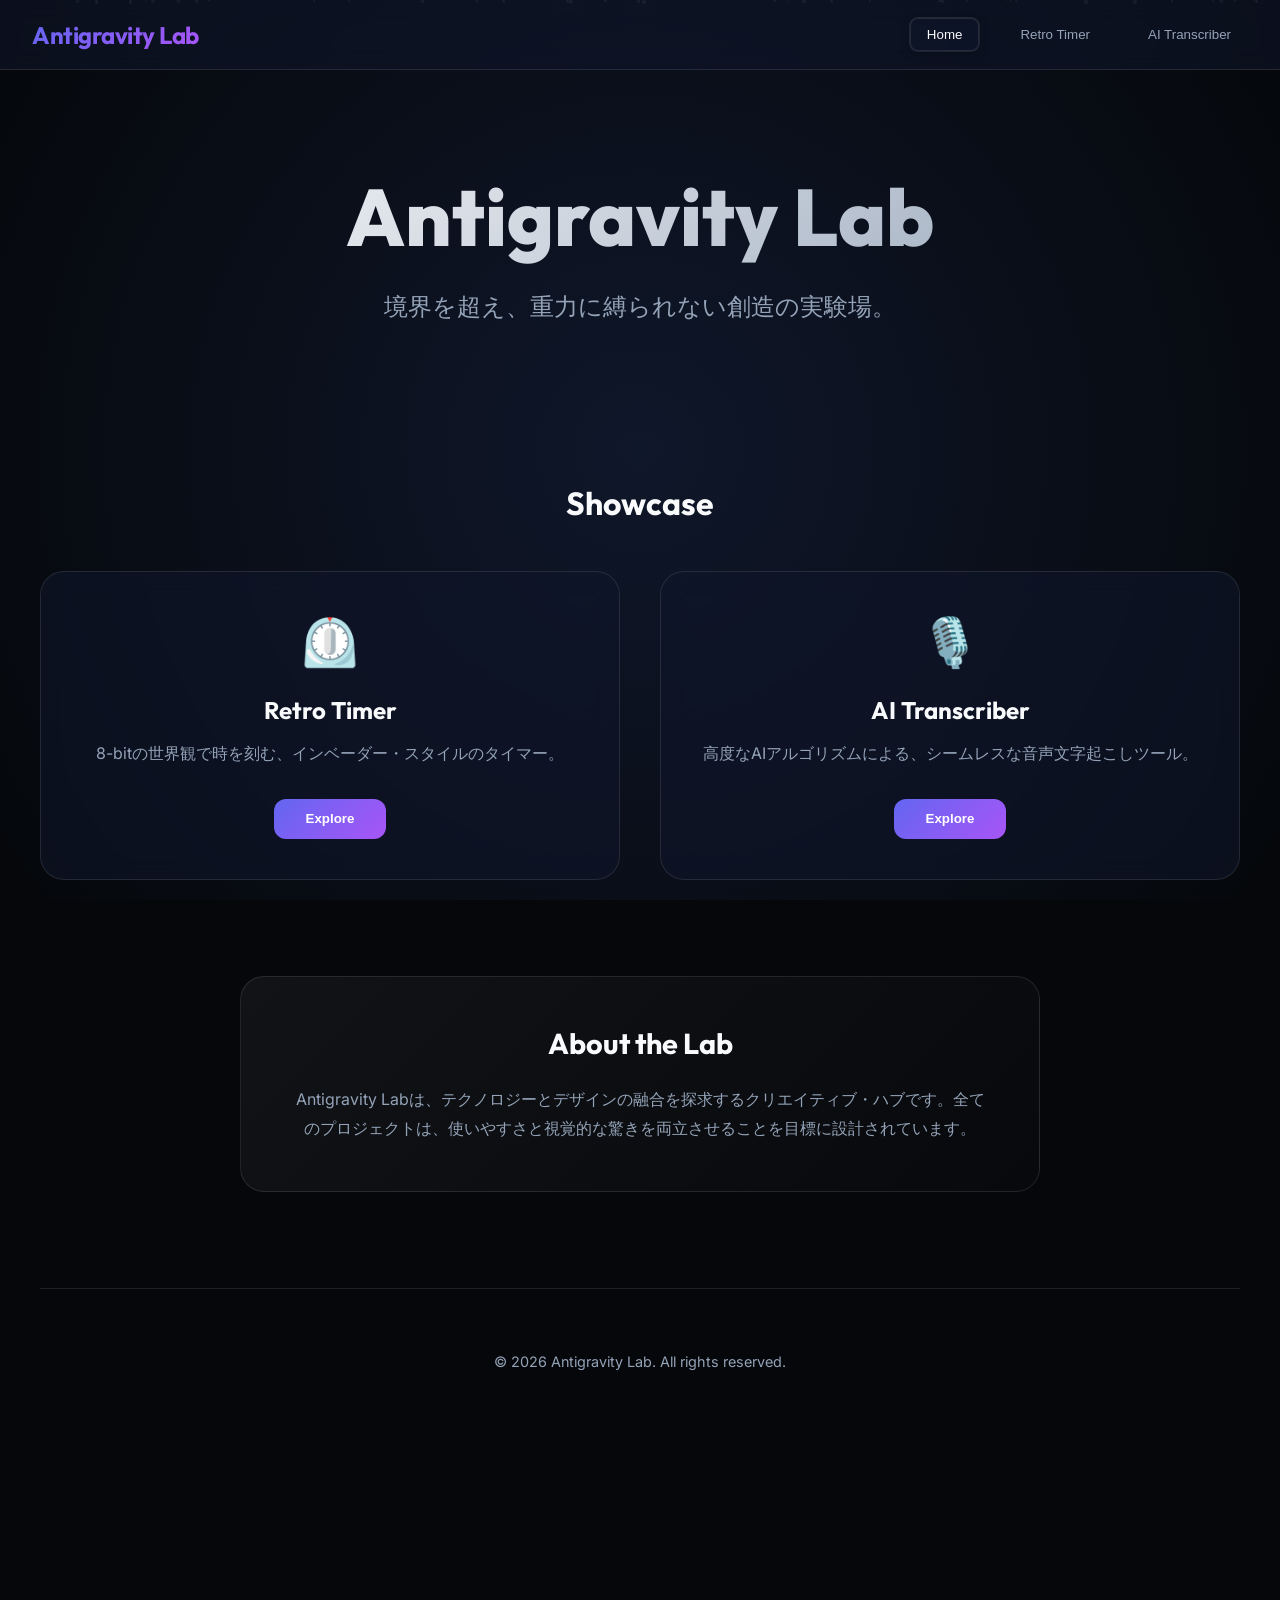
<file: index.html>
<!DOCTYPE html>
<html lang="ja">
<head>
    <meta charset="UTF-8">
    <meta name="viewport" content="width=device-width, initial-scale=1.0">
    <title>Antigravity Lab - Projects Hub</title>
    <meta name="description" content="Antigravityプロジェクトのポータルサイト。タイマーや文字起こしツールなどを集約。">
    
    <!-- Google Fonts -->
    <link rel="preconnect" href="https://fonts.googleapis.com">
    <link rel="preconnect" href="https://fonts.gstatic.com" crossorigin>
    <link href="https://fonts.googleapis.com/css2?family=Inter:wght@400;500;600&family=Outfit:wght@700;800&display=swap" rel="stylesheet">
    
    <link rel="stylesheet" href="css/style.css">
</head>
<body>
    <div class="bg-container" id="bg-container">
        <!-- Particles will be injected by JS -->
    </div>

    <nav class="navbar">
        <div class="logo">Antigravity Lab</div>
        <div class="nav-links">
            <button class="nav-item" id="btn-home">Home</button>
            <button class="nav-item" data-app="timer" id="btn-timer">Retro Timer</button>
            <button class="nav-item" data-app="transcriber" id="btn-transcriber">AI Transcriber</button>
        </div>
    </nav>

    <main class="main-viewport">
        <!-- Home Content (Visible when no app is active) -->
        <div class="home-content" id="home-content">
            <!-- Hero Section -->
            <section class="hero">
                <h1 class="hero-title">Antigravity Lab</h1>
                <p class="hero-subtitle">境界を超え、重力に縛られない創造の実験場。</p>
            </section>

            <!-- Projects Section -->
            <section class="projects-section">
                <h2 class="section-title">Showcase</h2>
                <div class="projects-grid">
                    <div class="project-card" data-app="timer">
                        <div class="card-icon">⏲️</div>
                        <h3>Retro Timer</h3>
                        <p>8-bitの世界観で時を刻む、インベーダー・スタイルのタイマー。</p>
                        <button class="btn-launch">Explore</button>
                    </div>
                    <div class="project-card" data-app="transcriber">
                        <div class="card-icon">🎙️</div>
                        <h3>AI Transcriber</h3>
                        <p>高度なAIアルゴリズムによる、シームレスな音声文字起こしツール。</p>
                        <button class="btn-launch">Explore</button>
                    </div>
                </div>
            </section>

            <!-- About Section -->
            <section class="about-section">
                <div class="glass-panel">
                    <h3>About the Lab</h3>
                    <p>Antigravity Labは、テクノロジーとデザインの融合を探求するクリエイティブ・ハブです。全てのプロジェクトは、使いやすさと視覚的な驚きを両立させることを目標に設計されています。</p>
                </div>
            </section>

            <footer class="footer">
                <p>&copy; 2026 Antigravity Lab. All rights reserved.</p>
            </footer>
        </div>

        <!-- App Container (Visible when an app is active) -->
        <div class="app-container" id="app-container">
            <div class="app-header">
                <button class="btn-back" id="btn-back-home">&larr; Back to Lab</button>
                <span id="active-app-title">App View</span>
            </div>
            <iframe id="app-iframe" src="" title="App View"></iframe>
        </div>
    </main>

    <script src="js/main.js"></script>
</body>
</html>
</file>
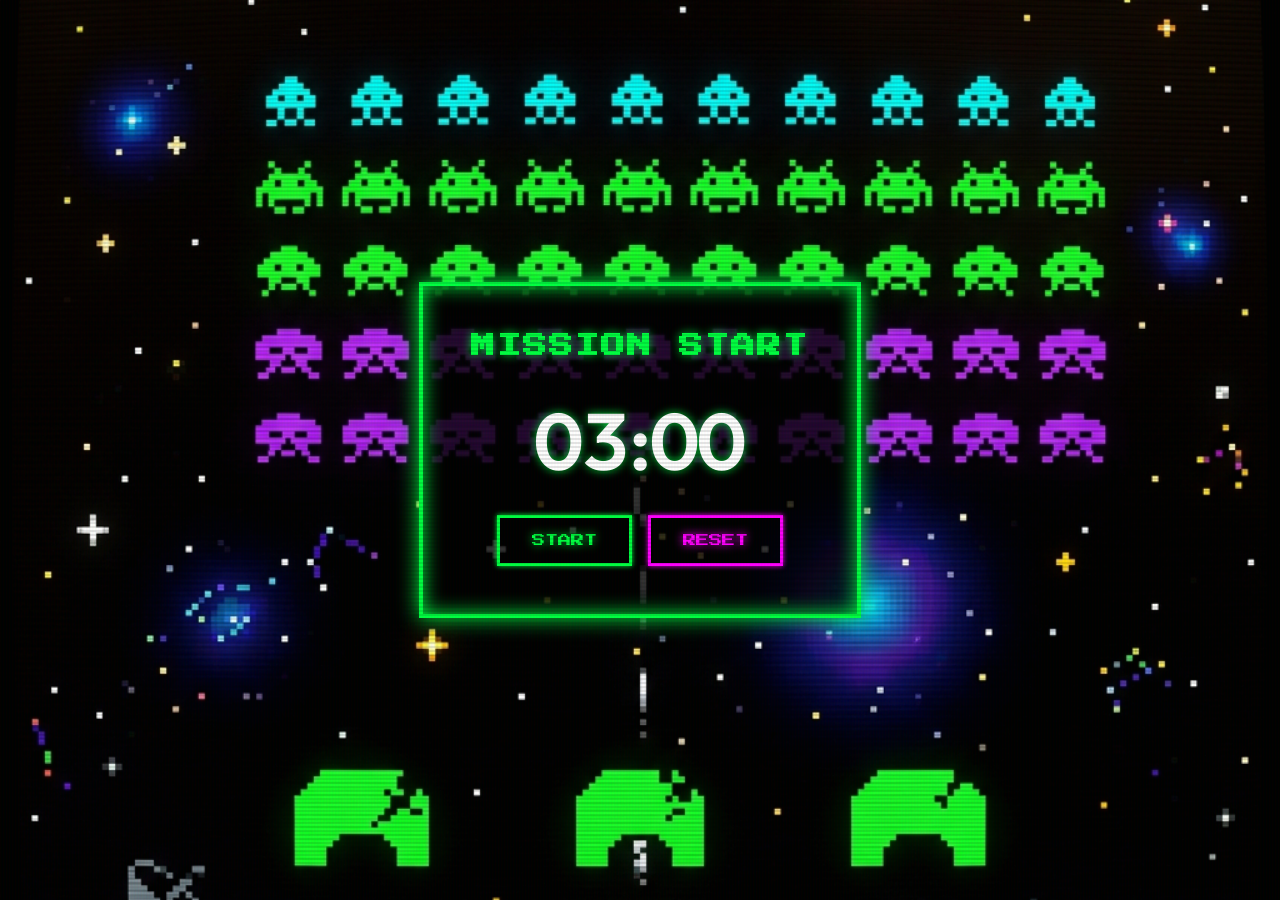
<file: timer/index.html>
<!DOCTYPE html>
<html lang="ja">
<head>
    <meta charset="UTF-8">
    <meta name="viewport" content="width=device-width, initial-scale=1.0">
    <title>Retro Invader Timer</title>
    <link rel="stylesheet" href="style.css">
    <link href="https://fonts.googleapis.com/css2?family=Press+Start+2P&family=Outfit:wght@600&display=swap" rel="stylesheet">
</head>
<body>
    <div class="crt-overlay"></div>
    <div class="container">
        <header>
            <h1 class="glitch" data-text="MISSION START">MISSION START</h1>
        </header>
        
        <div class="timer-display">
            <span id="minutes">03</span>:<span id="seconds">00</span>
        </div>

        <div class="controls">
            <button id="startStopBtn" class="btn">START</button>
            <button id="resetBtn" class="btn reset">RESET</button>
        </div>
    </div>

    <!-- Popup Notification -->
    <div id="popup" class="popup hidden">
        <div class="popup-content">
            <p id="popupMessage">残り時間: 02:00</p>
        </div>
    </div>

    <script src="script.js"></script>
</body>
</html>
</file>
<file: css/style.css>
/* Antigravity Lab - Core Design System */

:root {
    /* Colors */
    --bg-dark: #05070a;
    --bg-accent: #0f172a;
    --primary: #6366f1; /* Indigo */
    --secondary: #a855f7; /* Purple */
    --text-primary: #f8fafc;
    --text-secondary: #94a3b8;
    --glass-bg: rgba(15, 23, 42, 0.6);
    --glass-border: rgba(255, 255, 255, 0.1);
    --accent-glow: rgba(99, 102, 241, 0.3);

    /* Fonts */
    --font-main: 'Inter', system-ui, -apple-system, sans-serif;
    --font-heading: 'Outfit', var(--font-main);
}

* {
    margin: 0;
    padding: 0;
    box-sizing: border-box;
}

body {
    background-color: var(--bg-dark);
    color: var(--text-primary);
    font-family: var(--font-main);
    overflow: hidden; /* Prevent scrolling outside the portal */
    min-height: 100vh;
    display: flex;
    flex-direction: column;
}

/* --- Dynamic Background --- */
.bg-container {
    position: fixed;
    top: 0;
    left: 0;
    width: 100%;
    height: 100%;
    z-index: -1;
    background: radial-gradient(circle at center, var(--bg-accent) 0%, var(--bg-dark) 100%);
}

.particles {
    position: absolute;
    width: 100%;
    height: 100%;
}

.particle {
    position: absolute;
    background: white;
    border-radius: 50%;
    opacity: 0.3;
    pointer-events: none;
    animation: float-up var(--duration) linear infinite;
}

@keyframes float-up {
    0% {
        transform: translateY(100vh) scale(0);
        opacity: 0;
    }
    10% {
        opacity: 0.3;
    }
    90% {
        opacity: 0.3;
    }
    100% {
        transform: translateY(-10vh) scale(1);
        opacity: 0;
    }
}

/* --- Layout --- */
.navbar {
    height: 70px;
    background: var(--glass-bg);
    backdrop-filter: blur(12px);
    border-bottom: 1px solid var(--glass-border);
    display: flex;
    align-items: center;
    justify-content: space-between;
    padding: 0 2rem;
    z-index: 100;
}

.logo {
    font-family: var(--font-heading);
    font-size: 1.5rem;
    font-weight: 700;
    background: linear-gradient(135deg, var(--primary), var(--secondary));
    -webkit-background-clip: text;
    -webkit-text-fill-color: transparent;
    letter-spacing: -0.02em;
}

.nav-links {
    display: flex;
    gap: 1.5rem;
}

.nav-item {
    background: transparent;
    border: 1px solid transparent;
    color: var(--text-secondary);
    padding: 0.5rem 1rem;
    border-radius: 8px;
    cursor: pointer;
    font-weight: 500;
    transition: all 0.3s cubic-bezier(0.4, 0, 0.2, 1);
}

.nav-item:hover {
    color: var(--text-primary);
    background: rgba(255, 255, 255, 0.05);
    transform: translateY(-2px);
}

.nav-item.active {
    color: var(--text-primary);
    background: var(--glass-bg);
    border-color: var(--glass-border);
    box-shadow: 0 4px 12px rgba(0, 0, 0, 0.2), 0 0 0 1px var(--glass-border);
}

/* --- Main Content --- */
.main-viewport {
    flex: 1;
    position: relative;
    padding: 2rem;
    display: flex;
    flex-direction: column;
    align-items: center;
    overflow: hidden;
}

.app-container {
    width: 100%;
    max-width: 1200px;
    flex: 1; /* Stretch to fill available height */
    background: var(--glass-bg);
    backdrop-filter: blur(8px);
    border: 1px solid var(--glass-border);
    border-radius: 24px;
    overflow: hidden;
    box-shadow: 0 25px 50px -12px rgba(0, 0, 0, 0.5);
    display: flex; /* Make iframe inside fill it */
    flex-direction: column;
    opacity: 0;
    transform: translateY(20px);
    transition: all 0.6s cubic-bezier(0.34, 1.56, 0.64, 1);
}

.app-container.visible {
    opacity: 1;
    transform: translateY(0);
}

iframe {
    flex: 1; /* Fill the container */
    width: 100%;
    height: 100%;
    border: none;
}

/* --- Home Content --- */
.home-content {
    width: 100%;
    max-width: 1200px;
    display: flex;
    flex-direction: column;
    gap: 6rem;
    transition: opacity 0.4s ease, transform 0.4s ease;
}

.home-content.hidden {
    opacity: 0;
    transform: translateY(-20px);
    pointer-events: none;
    position: absolute;
}

/* --- Hero Section --- */
.hero {
    text-align: center;
    padding: 4rem 0;
}

.hero-title {
    font-family: var(--font-heading);
    font-size: 5rem;
    font-weight: 800;
    margin-bottom: 1.5rem;
    background: linear-gradient(135deg, #fff 0%, #94a3b8 100%);
    -webkit-background-clip: text;
    -webkit-text-fill-color: transparent;
    animation: fade-in-up 1s ease-out;
}

.hero-subtitle {
    font-size: 1.5rem;
    color: var(--text-secondary);
    max-width: 700px;
    margin: 0 auto;
    animation: fade-in-up 1s ease-out 0.2s backwards;
}

@keyframes fade-in-up {
    from {
        opacity: 0;
        transform: translateY(30px);
    }
    to {
        opacity: 1;
        transform: translateY(0);
    }
}

/* --- Projects Showcase --- */
.section-title {
    font-family: var(--font-heading);
    font-size: 2rem;
    text-align: center;
    margin-bottom: 3rem;
    color: var(--text-primary);
}

.projects-grid {
    display: grid;
    grid-template-columns: repeat(auto-fit, minmax(320px, 1fr));
    gap: 2.5rem;
}

.project-card {
    background: var(--glass-bg);
    backdrop-filter: blur(12px);
    border: 1px solid var(--glass-border);
    border-radius: 24px;
    padding: 2.5rem;
    cursor: pointer;
    transition: all 0.4s cubic-bezier(0.175, 0.885, 0.32, 1.275);
    display: flex;
    flex-direction: column;
    align-items: center;
    text-align: center;
}

.project-card:hover {
    transform: translateY(-12px) scale(1.02);
    border-color: var(--primary);
    box-shadow: 0 20px 40px rgba(0, 0, 0, 0.4), 0 0 20px var(--accent-glow);
}

.card-icon {
    font-size: 3rem;
    margin-bottom: 1.5rem;
}

.project-card h3 {
    font-family: var(--font-heading);
    font-size: 1.5rem;
    margin-bottom: 1rem;
}

.project-card p {
    color: var(--text-secondary);
    margin-bottom: 2rem;
    line-height: 1.6;
}

.btn-launch {
    margin-top: auto;
    background: linear-gradient(135deg, var(--primary), var(--secondary));
    border: none;
    color: white;
    padding: 0.8rem 2rem;
    border-radius: 12px;
    font-weight: 600;
    cursor: pointer;
    transition: transform 0.3s ease;
}

.project-card:hover .btn-launch {
    transform: scale(1.05);
}

/* --- About Section --- */
.glass-panel {
    background: linear-gradient(135deg, rgba(255,255,255,0.05), rgba(255,255,255,0.01));
    border: 1px solid var(--glass-border);
    border-radius: 24px;
    padding: 3rem;
    max-width: 800px;
    margin: 0 auto;
    text-align: center;
}

.glass-panel h3 {
    font-family: var(--font-heading);
    font-size: 1.8rem;
    margin-bottom: 1.5rem;
}

.glass-panel p {
    color: var(--text-secondary);
    line-height: 1.8;
}

/* --- Footer --- */
.footer {
    padding: 4rem 0;
    text-align: center;
    border-top: 1px solid var(--glass-border);
    color: var(--text-secondary);
    font-size: 0.9rem;
}

/* --- App Container Header --- */
.app-header {
    background: rgba(0, 0, 0, 0.2);
    padding: 1rem 1.5rem;
    border-bottom: 1px solid var(--glass-border);
    display: flex;
    align-items: center;
    justify-content: space-between;
}

.btn-back {
    background: transparent;
    border: 1px solid var(--glass-border);
    color: var(--text-secondary);
    padding: 0.5rem 1rem;
    border-radius: 8px;
    cursor: pointer;
    font-size: 0.9rem;
    transition: all 0.3s ease;
}

.btn-back:hover {
    color: var(--text-primary);
    border-color: var(--text-secondary);
}

#active-app-title {
    font-weight: 600;
    color: var(--text-secondary);
    font-size: 0.9rem;
    text-transform: uppercase;
    letter-spacing: 0.1em;
}

/* --- Utilities --- */
.hidden {
    display: none !important;
}

/* --- Responsive Adjustments --- */
@media (max-width: 768px) {
    body {
        overflow-y: auto; /* Allow scrolling on mobile if content overflows */
    }

    .home-content {
        gap: 4rem;
    }

    .hero-title {
        font-size: 3rem;
    }

    .hero-subtitle {
        font-size: 1.1rem;
    }

    .navbar {
        height: auto;
        flex-direction: column;
        padding: 1rem;
        gap: 1rem;
    }

    .logo {
        font-size: 1.25rem;
    }

    .nav-links {
        gap: 0.5rem;
        width: 100%;
        justify-content: center;
        flex-wrap: wrap;
    }

    .nav-item {
        padding: 0.4rem 0.8rem;
        font-size: 0.9rem;
        white-space: nowrap;
    }

    .main-viewport {
        padding: 1rem;
    }

    .app-container {
        border-radius: 16px;
        min-height: 600px; /* Increased for mobile */
    }
}
</file>
<file: timer/style.css>
:root {
    --bg-color: #000;
    --primary-color: #00ff41; /* Matrix/Retro Green */
    --accent-color: #ff00ff; /* Neon Purple */
    --text-shadow: 0 0 10px rgba(0, 255, 65, 0.8);
    --font-pixel: 'Press Start 2P', cursive;
}

* {
    margin: 0;
    padding: 0;
    box-sizing: border-box;
}

body {
    background-color: var(--bg-color);
    background-image: url('pixel_art_invaders_background_1777789755329.png');
    background-size: cover;
    background-position: center;
    background-attachment: fixed;
    color: var(--primary-color);
    font-family: var(--font-pixel);
    display: flex;
    justify-content: center;
    align-items: center;
    height: 100vh;
    overflow: hidden;
}

/* CRT Scanline Effect */
.crt-overlay {
    position: fixed;
    top: 0;
    left: 0;
    width: 100%;
    height: 100%;
    background: linear-gradient(
        rgba(18, 16, 16, 0) 50%,
        rgba(0, 0, 0, 0.1) 50%
    ),
    linear-gradient(
        90deg,
        rgba(255, 0, 0, 0.03),
        rgba(0, 255, 0, 0.01),
        rgba(0, 0, 155, 0.03)
    );
    background-size: 100% 4px, 3px 100%;
    pointer-events: none;
    z-index: 10;
}

.container {
    background: rgba(0, 0, 0, 0.8);
    padding: 3rem;
    border: 4px solid var(--primary-color);
    box-shadow: 0 0 20px var(--primary-color), inset 0 0 20px var(--primary-color);
    text-align: center;
    position: relative;
    z-index: 5;
    max-width: 90%;
}

header h1 {
    font-size: 1.5rem;
    margin-bottom: 2rem;
    letter-spacing: 2px;
    text-shadow: var(--text-shadow);
}

.timer-display {
    font-family: 'Outfit', sans-serif;
    font-size: 5rem;
    font-weight: 600;
    font-variant-numeric: tabular-nums;
    margin: 1.5rem 0;
    text-shadow: var(--text-shadow);
    color: #fff;
}

.controls {
    display: flex;
    gap: 1rem;
    justify-content: center;
}

.btn {
    background: transparent;
    border: 3px solid var(--primary-color);
    color: var(--primary-color);
    font-family: var(--font-pixel);
    padding: 1rem 2rem;
    cursor: pointer;
    transition: all 0.2s ease;
    text-shadow: var(--text-shadow);
    box-shadow: 0 0 5px var(--primary-color);
}

.btn:hover {
    background: var(--primary-color);
    color: #000;
    box-shadow: 0 0 15px var(--primary-color);
}

.btn:active {
    transform: scale(0.95);
}

.btn.reset {
    border-color: var(--accent-color);
    color: var(--accent-color);
    text-shadow: 0 0 10px var(--accent-color);
    box-shadow: 0 0 5px var(--accent-color);
}

.btn.reset:hover {
    background: var(--accent-color);
    color: #000;
    box-shadow: 0 0 15px var(--accent-color);
}

/* Popup Notification */
.popup {
    position: fixed;
    top: 50%;
    left: 50%;
    transform: translate(-50%, -50%);
    z-index: 100;
    transition: opacity 0.3s ease, visibility 0.3s ease;
}

.popup.hidden {
    opacity: 0;
    visibility: hidden;
}

.popup-content {
    background: #000;
    border: 4px solid var(--accent-color);
    padding: 2rem;
    color: #fff;
    box-shadow: 0 0 30px var(--accent-color);
    animation: pulse 1s infinite alternate;
}

@keyframes pulse {
    from { box-shadow: 0 0 20px var(--accent-color); }
    to { box-shadow: 0 0 40px var(--accent-color); }
}

/* Glitch Animation */
.glitch {
    position: relative;
}

.glitch::after {
    content: attr(data-text);
    position: absolute;
    left: 2px;
    text-shadow: -1px 0 red;
    top: 0;
    color: #fff;
    background: #000;
    overflow: hidden;
    clip: rect(0, 900px, 0, 0);
    animation: noise-anim 2s infinite linear alternate-reverse;
}

@keyframes noise-anim {
    0% { clip: rect(10px, 9999px, 50px, 0); }
    20% { clip: rect(80px, 9999px, 100px, 0); }
    40% { clip: rect(30px, 9999px, 60px, 0); }
    60% { clip: rect(90px, 9999px, 110px, 0); }
    80% { clip: rect(40px, 9999px, 80px, 0); }
    100% { clip: rect(10px, 9999px, 40px, 0); }
}

/* --- Responsive Adjustments --- */
@media (max-width: 480px) {
    .container {
        padding: 1.5rem;
    }

    header h1 {
        font-size: 1rem;
        margin-bottom: 1.5rem;
    }

    .timer-display {
        font-size: 3.5rem; /* Adjusted for Outfit font */
        margin: 1rem 0;
    }

    .controls {
        gap: 0.5rem;
    }

    .btn {
        padding: 0.8rem 1rem;
        font-size: 0.7rem;
    }
}
</file>
